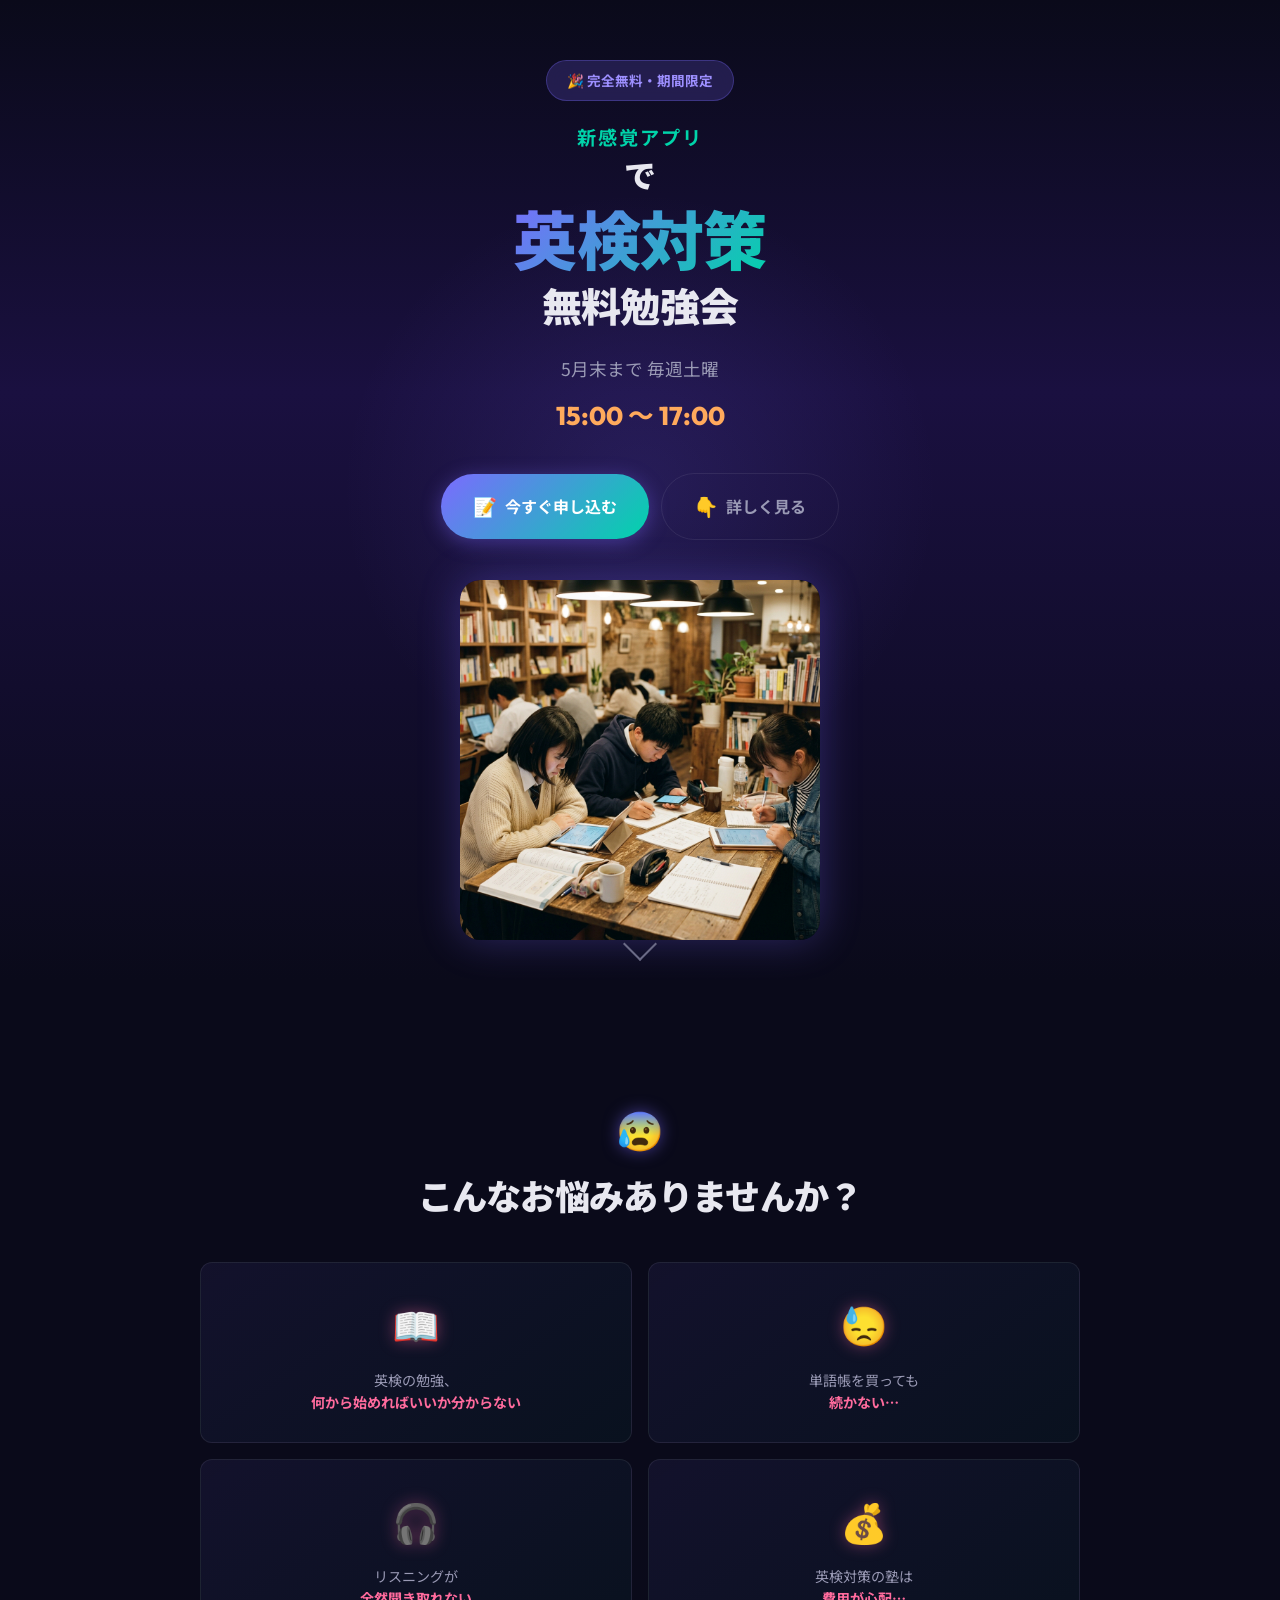
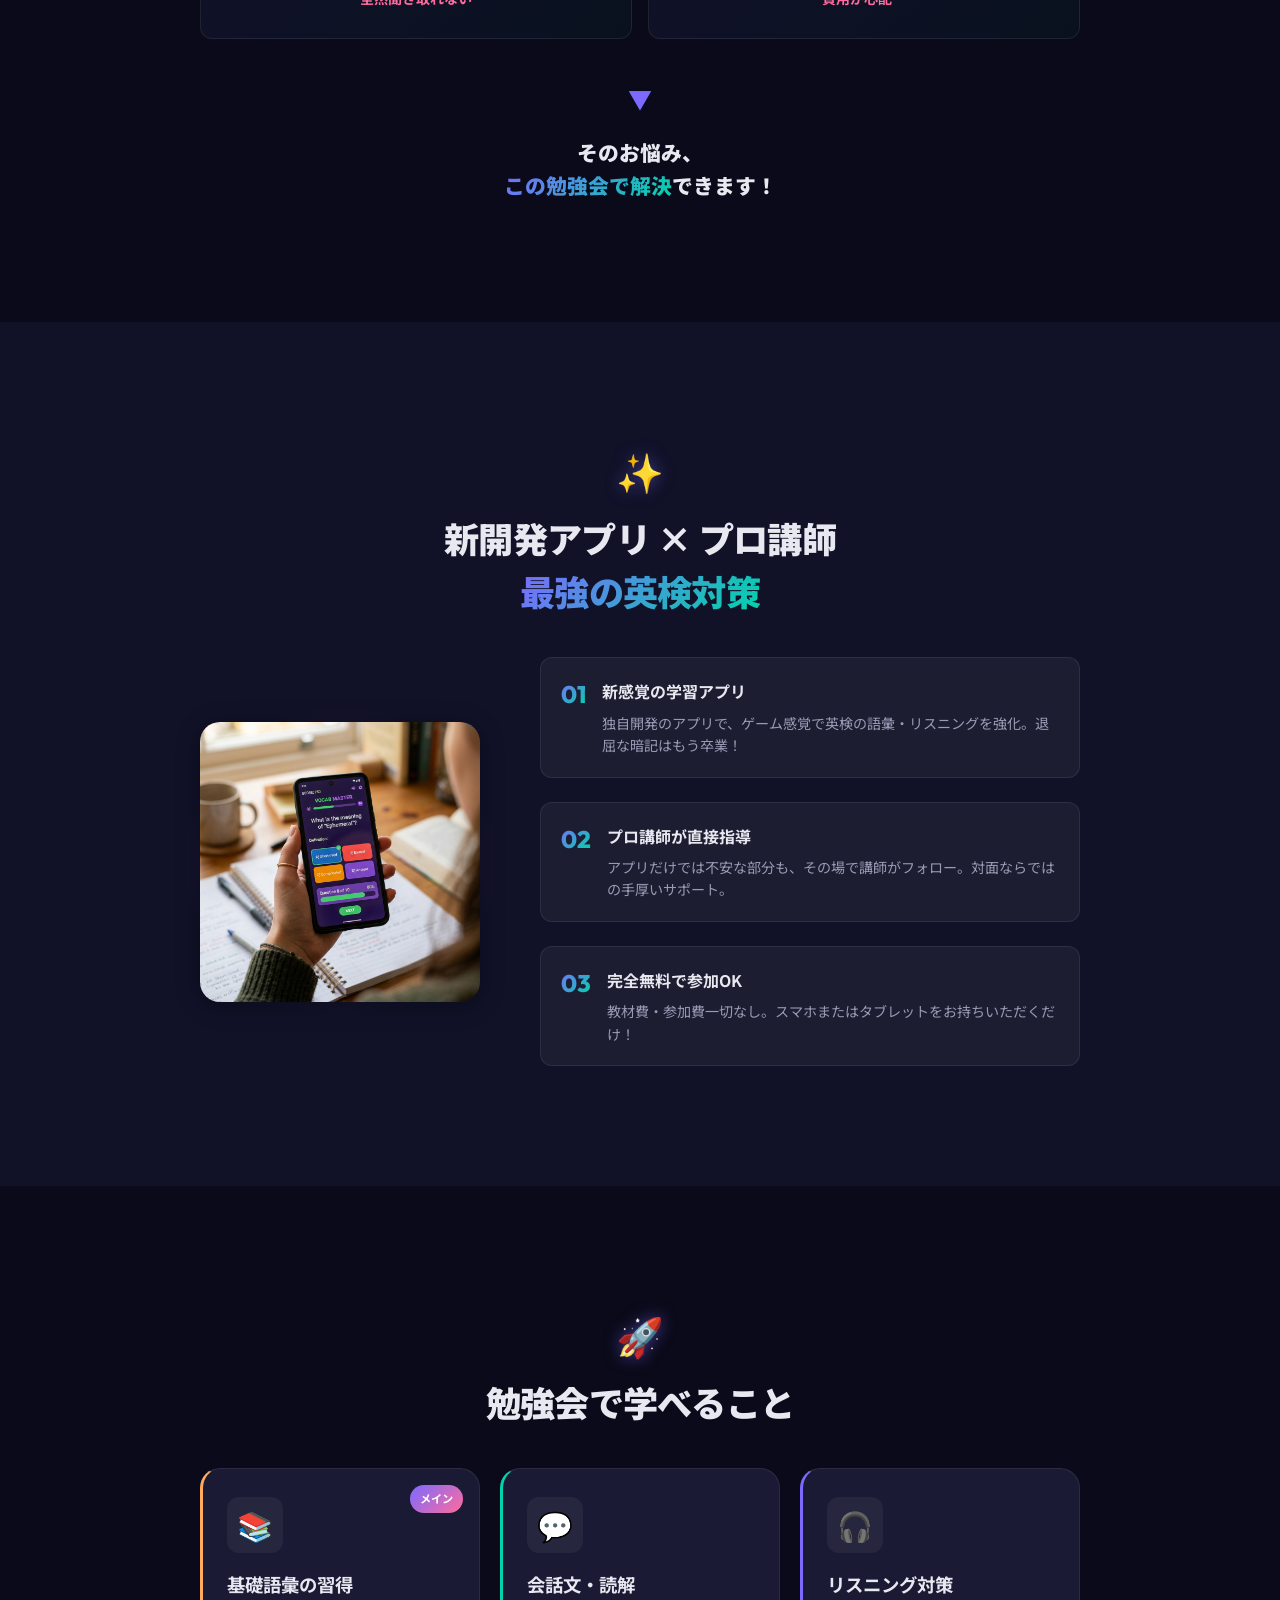
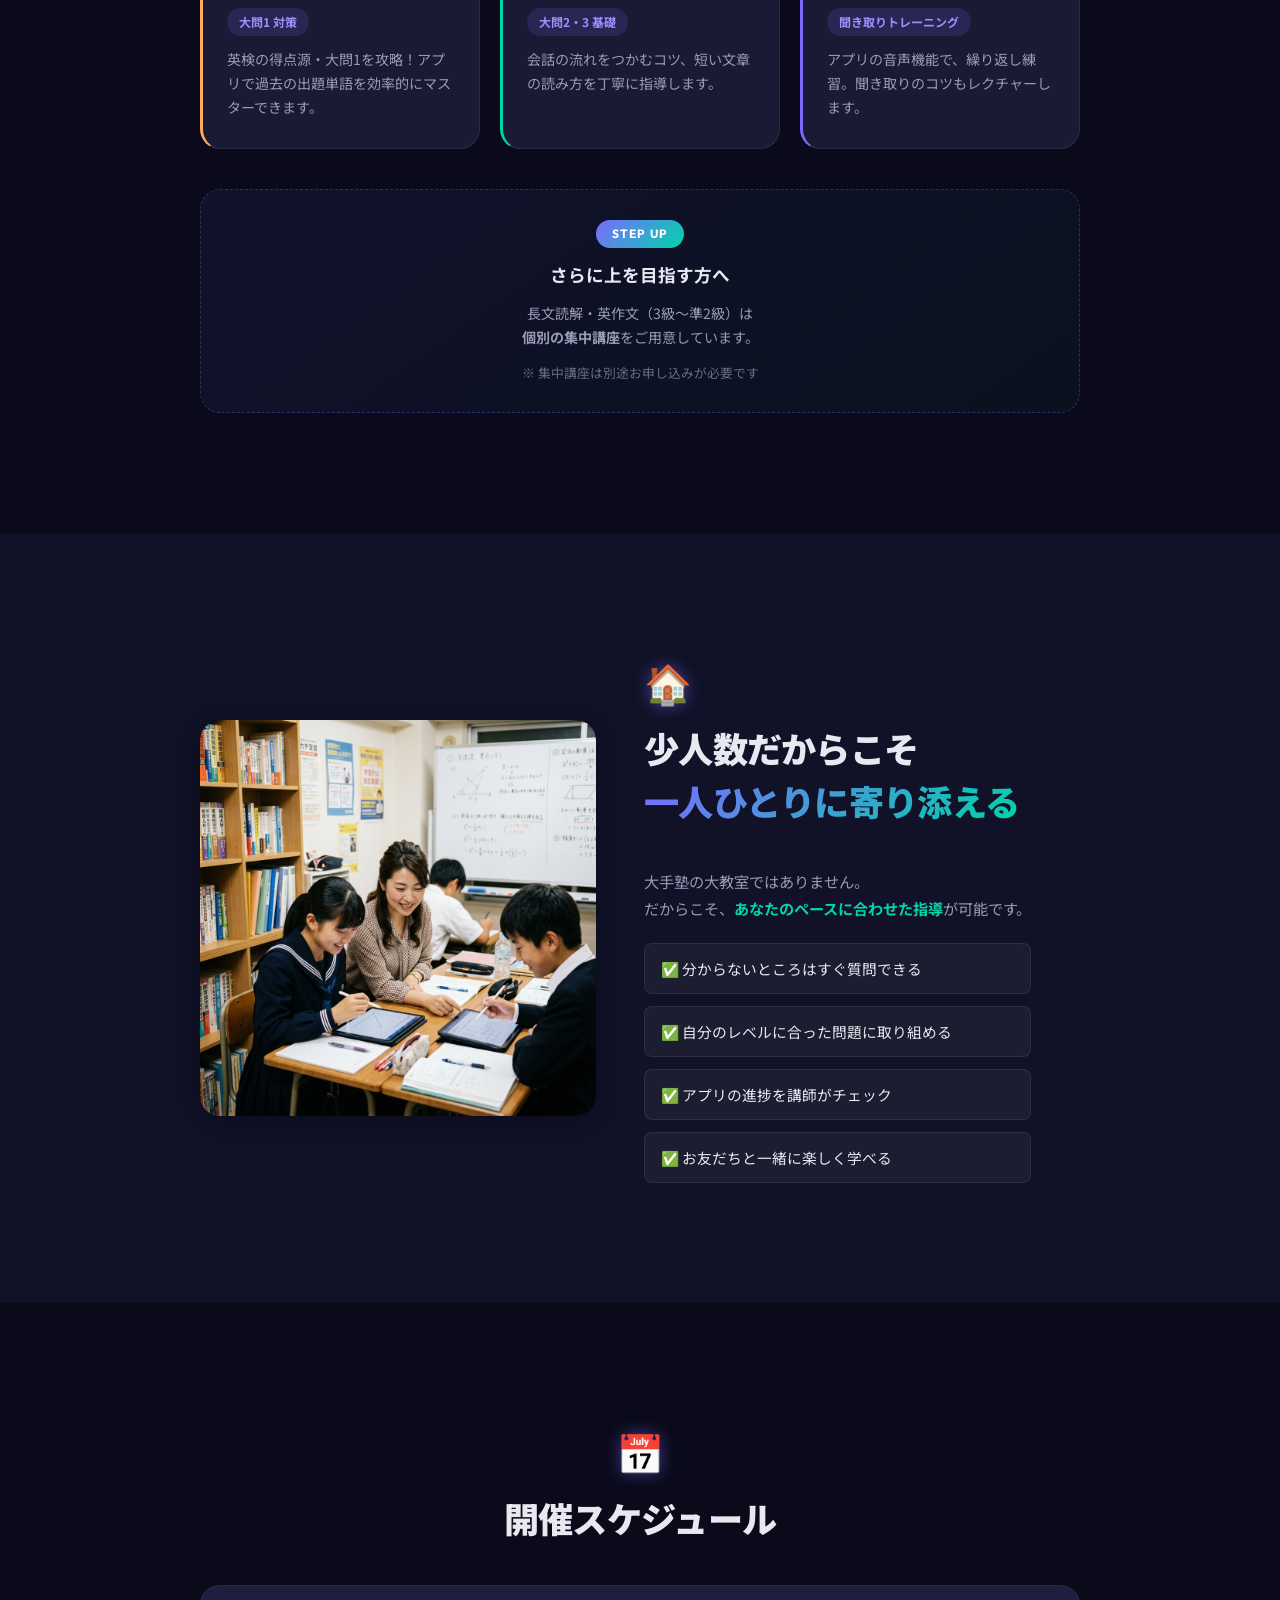
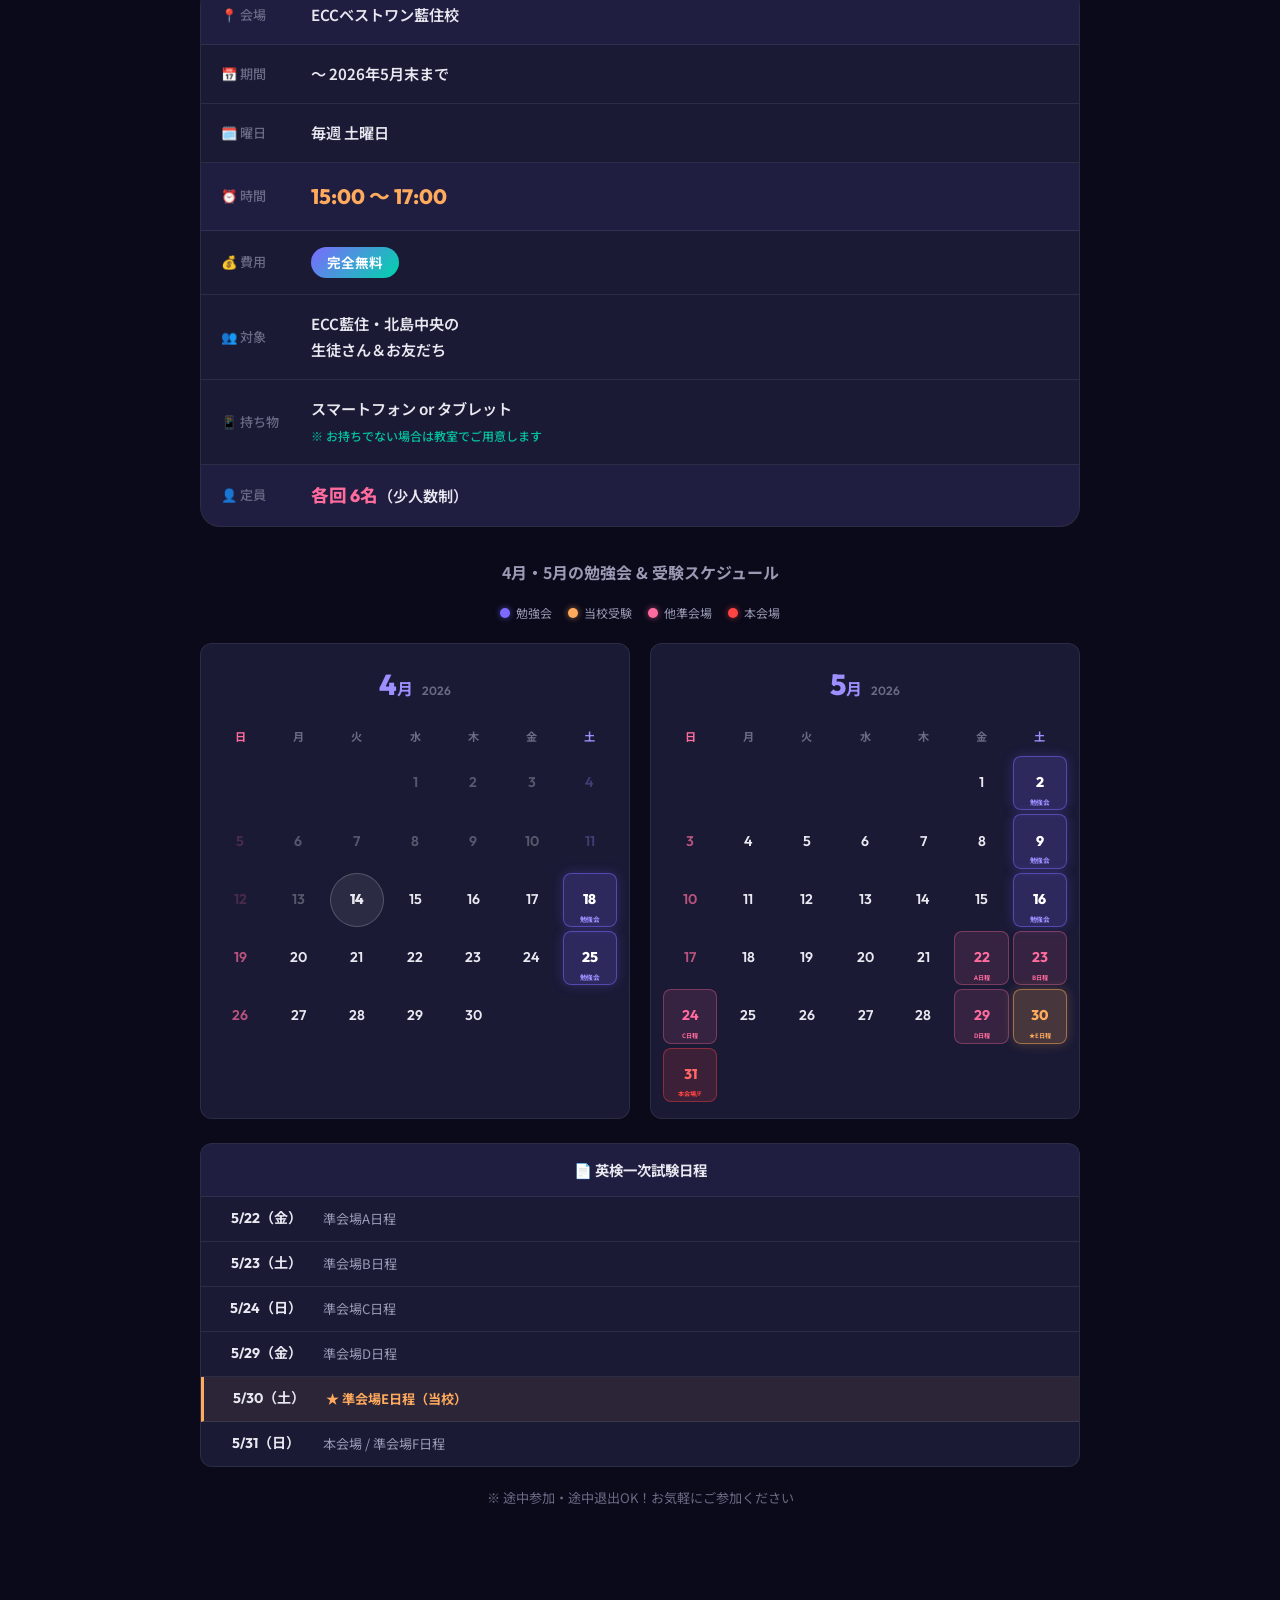
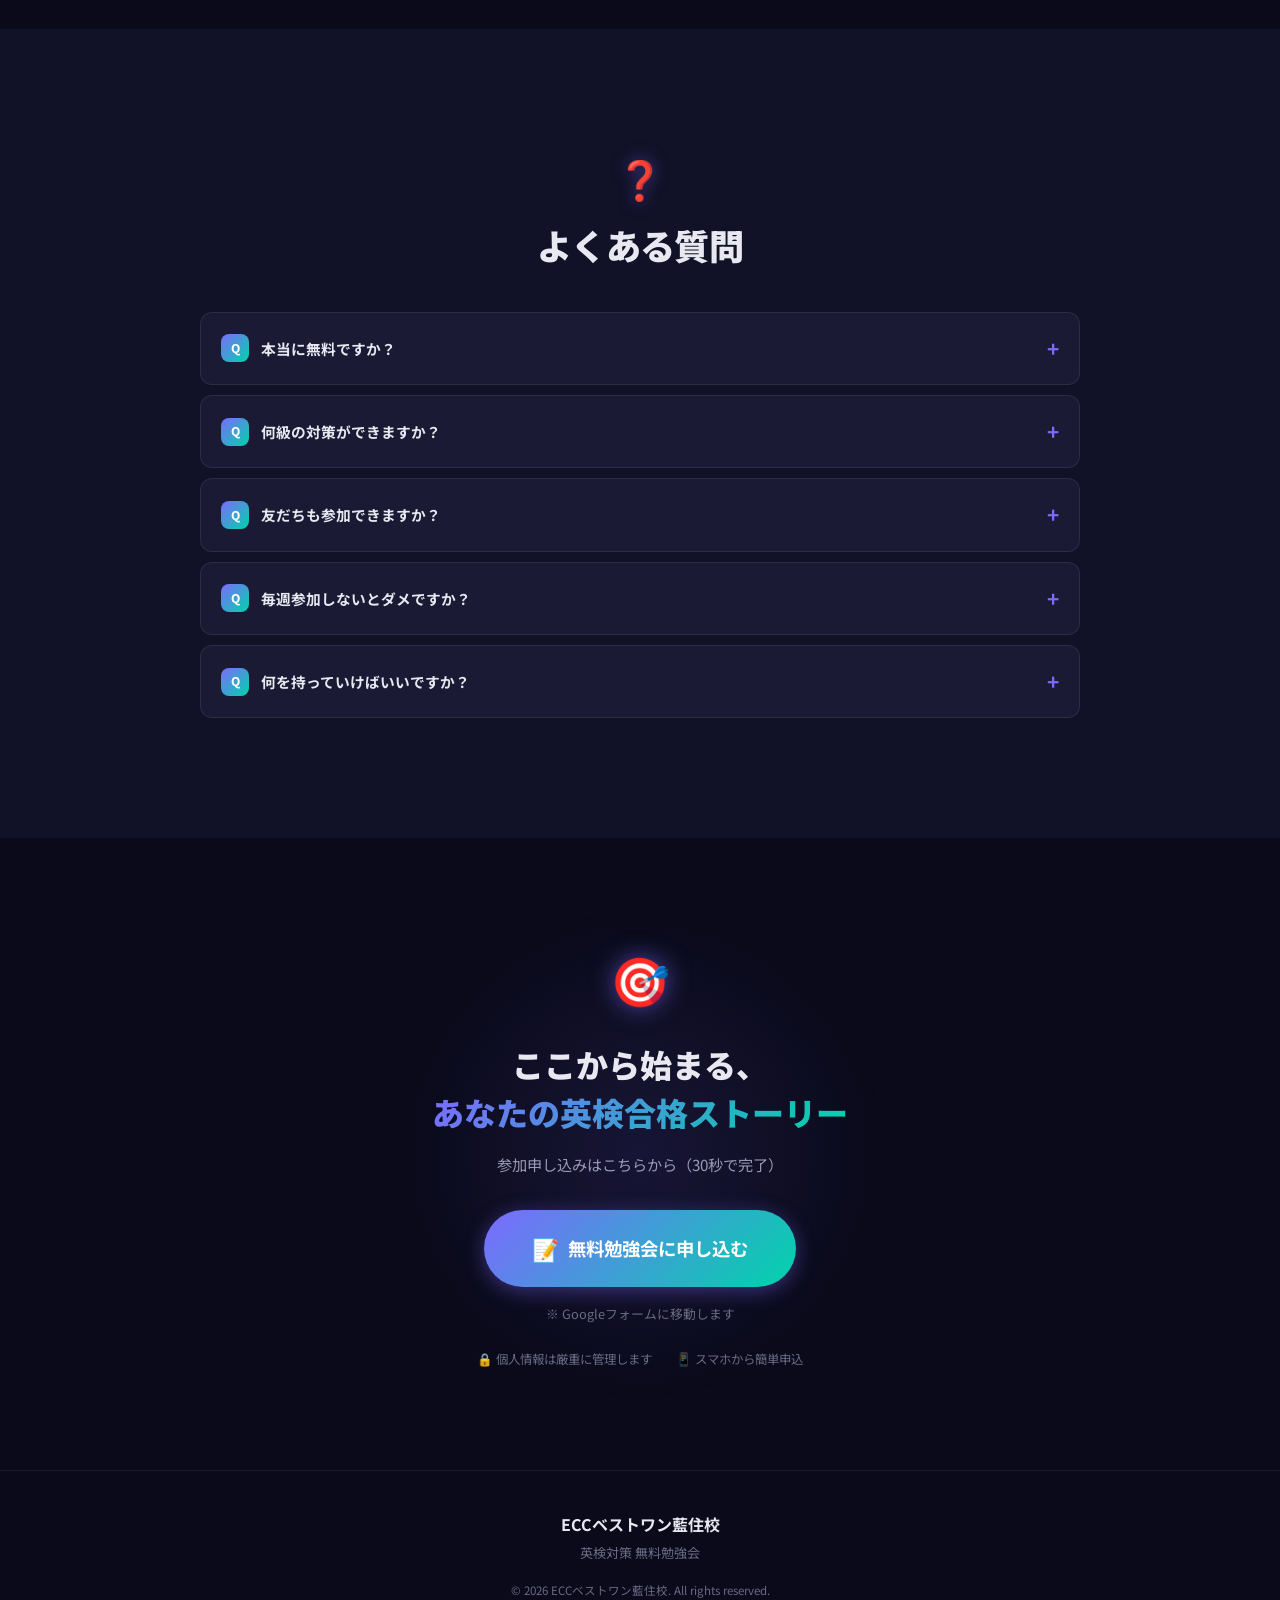
<file: index.html>
<!DOCTYPE html>
<html lang="ja">
<head>
    <meta charset="UTF-8">
    <meta name="viewport" content="width=device-width, initial-scale=1.0">
    <title>英検対策 無料勉強会｜ECCベストワン藍住校</title>
    <meta name="description" content="新感覚アプリで英検対策！5月末まで毎週土曜15:00〜17:00、完全無料の勉強会を開催。ECC藍住・北島中央の生徒さん＆お友だち対象。">
    <link rel="preconnect" href="https://fonts.googleapis.com">
    <link rel="preconnect" href="https://fonts.gstatic.com" crossorigin>
    <link href="https://fonts.googleapis.com/css2?family=Noto+Sans+JP:wght@400;500;700;900&family=Outfit:wght@400;600;700;800&display=swap" rel="stylesheet">
    <link rel="stylesheet" href="style.css">
</head>
<body>
    <!-- Floating particles background -->
    <div class="particles" id="particles"></div>

    <!-- ===== HERO SECTION ===== -->
    <header class="hero" id="hero">
        <div class="hero__badge animate-fade-in">🎉 完全無料・期間限定</div>
        <h1 class="hero__title animate-fade-in-up">
            <span class="hero__title-accent">新感覚アプリ</span>で<br>
            <span class="hero__title-main">英検対策</span><br>
            <span class="hero__title-sub">無料勉強会</span>
        </h1>
        <p class="hero__subtitle animate-fade-in-up delay-1">
            5月末まで 毎週土曜<br>
            <span class="hero__time">15:00 〜 17:00</span>
        </p>
        <div class="hero__cta animate-fade-in-up delay-2">
            <a href="https://forms.gle/tweDRe7bUER778xu6" target="_blank" rel="noopener" class="btn btn--primary btn--glow">
                <span class="btn__icon">📝</span>
                今すぐ申し込む
            </a>
            <a href="#about" class="btn btn--ghost">
                <span class="btn__icon">👇</span>
                詳しく見る
            </a>
        </div>
        <div class="hero__image animate-fade-in-up delay-3">
            <img src="images/hero.png" alt="英検対策勉強会のイメージ" loading="eager">
        </div>
        <div class="hero__scroll-hint">
            <div class="scroll-arrow"></div>
        </div>
    </header>

    <!-- ===== PAIN POINTS ===== -->
    <section class="pain" id="pain">
        <div class="container">
            <h2 class="section-title">
                <span class="section-title__emoji">😰</span>
                こんなお悩み<br class="sp-only">ありませんか？
            </h2>
            <div class="pain__grid">
                <div class="pain__card">
                    <div class="pain__icon">📖</div>
                    <p>英検の勉強、<br><strong>何から始めればいいか分からない</strong></p>
                </div>
                <div class="pain__card">
                    <div class="pain__icon">😓</div>
                    <p>単語帳を買っても<br><strong>続かない…</strong></p>
                </div>
                <div class="pain__card">
                    <div class="pain__icon">🎧</div>
                    <p>リスニングが<br><strong>全然聞き取れない</strong></p>
                </div>
                <div class="pain__card">
                    <div class="pain__icon">💰</div>
                    <p>英検対策の塾は<br><strong>費用が心配…</strong></p>
                </div>
            </div>
            <div class="pain__answer">
                <div class="pain__arrow">▼</div>
                <p class="pain__answer-text">
                    そのお悩み、<br>
                    <span class="gradient-text">この勉強会で解決</span>できます！
                </p>
            </div>
        </div>
    </section>

    <!-- ===== ABOUT ===== -->
    <section class="about" id="about">
        <div class="container">
            <h2 class="section-title">
                <span class="section-title__emoji">✨</span>
                新開発アプリ × プロ講師<br>
                <span class="section-title__accent">最強の英検対策</span>
            </h2>
            <div class="about__showcase">
                <div class="about__app-image">
                    <img src="images/app-mockup.png" alt="英検対策アプリの画面" loading="lazy">
                    <div class="about__app-glow"></div>
                </div>
                <div class="about__description">
                    <div class="about__point">
                        <div class="about__point-number">01</div>
                        <div>
                            <h3>新感覚の学習アプリ</h3>
                            <p>独自開発のアプリで、ゲーム感覚で英検の語彙・リスニングを強化。退屈な暗記はもう卒業！</p>
                        </div>
                    </div>
                    <div class="about__point">
                        <div class="about__point-number">02</div>
                        <div>
                            <h3>プロ講師が直接指導</h3>
                            <p>アプリだけでは不安な部分も、その場で講師がフォロー。対面ならではの手厚いサポート。</p>
                        </div>
                    </div>
                    <div class="about__point">
                        <div class="about__point-number">03</div>
                        <div>
                            <h3>完全無料で参加OK</h3>
                            <p>教材費・参加費一切なし。スマホまたはタブレットをお持ちいただくだけ！</p>
                        </div>
                    </div>
                </div>
            </div>
        </div>
    </section>

    <!-- ===== FEATURES ===== -->
    <section class="features" id="features">
        <div class="container">
            <h2 class="section-title">
                <span class="section-title__emoji">🚀</span>
                勉強会で学べること
            </h2>
            <div class="features__grid">
                <div class="feature-card feature-card--vocab">
                    <div class="feature-card__icon-wrap">
                        <div class="feature-card__icon">📚</div>
                    </div>
                    <h3 class="feature-card__title">基礎語彙の習得</h3>
                    <p class="feature-card__tag">大問1 対策</p>
                    <p class="feature-card__desc">英検の得点源・大問1を攻略！アプリで過去の出題単語を効率的にマスターできます。</p>
                    <div class="feature-card__badge">メイン</div>
                </div>
                <div class="feature-card feature-card--reading">
                    <div class="feature-card__icon-wrap">
                        <div class="feature-card__icon">💬</div>
                    </div>
                    <h3 class="feature-card__title">会話文・読解</h3>
                    <p class="feature-card__tag">大問2・3 基礎</p>
                    <p class="feature-card__desc">会話の流れをつかむコツ、短い文章の読み方を丁寧に指導します。</p>
                </div>
                <div class="feature-card feature-card--listening">
                    <div class="feature-card__icon-wrap">
                        <div class="feature-card__icon">🎧</div>
                    </div>
                    <h3 class="feature-card__title">リスニング対策</h3>
                    <p class="feature-card__tag">聞き取りトレーニング</p>
                    <p class="feature-card__desc">アプリの音声機能で、繰り返し練習。聞き取りのコツもレクチャーします。</p>
                </div>
            </div>

            <!-- 集中講座 -->
            <div class="features__advanced">
                <div class="features__advanced-inner">
                    <div class="features__advanced-badge">STEP UP</div>
                    <h3>さらに上を目指す方へ</h3>
                    <p>長文読解・英作文（3級〜準2級）は<br>
                    <strong>個別の集中講座</strong>をご用意しています。</p>
                    <p class="features__advanced-note">※ 集中講座は別途お申し込みが必要です</p>
                </div>
            </div>
        </div>
    </section>

    <!-- ===== CLASSROOM ===== -->
    <section class="classroom" id="classroom">
        <div class="container">
            <div class="classroom__inner">
                <div class="classroom__image">
                    <img src="images/classroom.png" alt="教室のイメージ" loading="lazy">
                </div>
                <div class="classroom__content">
                    <h2 class="section-title section-title--left">
                        <span class="section-title__emoji">🏠</span>
                        少人数だからこそ<br>
                        <span class="section-title__accent">一人ひとりに寄り添える</span>
                    </h2>
                    <p class="classroom__text">
                        大手塾の大教室ではありません。<br>
                        だからこそ、<strong>あなたのペースに合わせた指導</strong>が可能です。
                    </p>
                    <ul class="classroom__list">
                        <li>✅ 分からないところはすぐ質問できる</li>
                        <li>✅ 自分のレベルに合った問題に取り組める</li>
                        <li>✅ アプリの進捗を講師がチェック</li>
                        <li>✅ お友だちと一緒に楽しく学べる</li>
                    </ul>
                </div>
            </div>
        </div>
    </section>

    <!-- ===== SCHEDULE ===== -->
    <section class="schedule" id="schedule">
        <div class="container">
            <h2 class="section-title">
                <span class="section-title__emoji">📅</span>
                開催スケジュール
            </h2>
            <div class="schedule__card">
                <div class="schedule__row schedule__row--highlight">
                    <div class="schedule__label">📍 会場</div>
                    <div class="schedule__value">ECCベストワン藍住校</div>
                </div>
                <div class="schedule__row">
                    <div class="schedule__label">📅 期間</div>
                    <div class="schedule__value">〜 2026年5月末まで</div>
                </div>
                <div class="schedule__row">
                    <div class="schedule__label">🗓️ 曜日</div>
                    <div class="schedule__value">毎週 土曜日</div>
                </div>
                <div class="schedule__row schedule__row--highlight">
                    <div class="schedule__label">⏰ 時間</div>
                    <div class="schedule__value schedule__value--big">15:00 〜 17:00</div>
                </div>
                <div class="schedule__row">
                    <div class="schedule__label">💰 費用</div>
                    <div class="schedule__value">
                        <span class="schedule__free">完全無料</span>
                    </div>
                </div>
                <div class="schedule__row">
                    <div class="schedule__label">👥 対象</div>
                    <div class="schedule__value">ECC藍住・北島中央の<br>生徒さん＆お友だち</div>
                </div>
                <div class="schedule__row">
                    <div class="schedule__label">📱 持ち物</div>
                    <div class="schedule__value">スマートフォン or タブレット<br><span class="schedule__note-inline">※ お持ちでない場合は教室でご用意します</span></div>
                </div>
                <div class="schedule__row schedule__row--highlight">
                    <div class="schedule__label">👤 定員</div>
                    <div class="schedule__value"><span class="schedule__capacity">各回 6名</span>（少人数制）</div>
                </div>
            </div>

            <!-- Calendar visual - Full calendar -->
            <div class="schedule__calendar">
                <h3 class="schedule__calendar-title">4月・5月の勉強会 & 受験スケジュール</h3>

                <!-- Legend -->
                <div class="cal-legend">
                    <span class="cal-legend__item"><span class="cal-legend__dot cal-legend__dot--session"></span>勉強会</span>
                    <span class="cal-legend__item"><span class="cal-legend__dot cal-legend__dot--exam-venue"></span>当校受験</span>
                    <span class="cal-legend__item"><span class="cal-legend__dot cal-legend__dot--exam-other"></span>他準会場</span>
                    <span class="cal-legend__item"><span class="cal-legend__dot cal-legend__dot--exam-main"></span>本会場</span>
                </div>

                <div class="schedule__months">
                    <!-- ===== APRIL 2026 ===== (Starts on Wednesday) -->
                    <div class="schedule__month">
                        <div class="schedule__month-name">4<span class="schedule__month-sub">月</span> <span class="schedule__month-year">2026</span></div>
                        <div class="cal-grid">
                            <div class="cal-head cal-head--sun">日</div>
                            <div class="cal-head">月</div>
                            <div class="cal-head">火</div>
                            <div class="cal-head">水</div>
                            <div class="cal-head">木</div>
                            <div class="cal-head">金</div>
                            <div class="cal-head cal-head--sat">土</div>
                            <!-- Row 1: starts Wed -->
                            <div class="cal-day cal-day--empty"></div>
                            <div class="cal-day cal-day--empty"></div>
                            <div class="cal-day cal-day--empty"></div>
                            <div class="cal-day cal-day--past">1</div>
                            <div class="cal-day cal-day--past">2</div>
                            <div class="cal-day cal-day--past">3</div>
                            <div class="cal-day cal-day--sat cal-day--past">4</div>
                            <!-- Row 2 -->
                            <div class="cal-day cal-day--sun cal-day--past">5</div>
                            <div class="cal-day cal-day--past">6</div>
                            <div class="cal-day cal-day--past">7</div>
                            <div class="cal-day cal-day--past">8</div>
                            <div class="cal-day cal-day--past">9</div>
                            <div class="cal-day cal-day--past">10</div>
                            <div class="cal-day cal-day--sat cal-day--past">11</div>
                            <!-- Row 3 -->
                            <div class="cal-day cal-day--sun cal-day--past">12</div>
                            <div class="cal-day cal-day--past">13</div>
                            <div class="cal-day cal-day--today">14</div>
                            <div class="cal-day">15</div>
                            <div class="cal-day">16</div>
                            <div class="cal-day">17</div>
                            <div class="cal-day cal-day--sat cal-day--session">18
                                <span class="cal-label">勉強会</span>
                            </div>
                            <!-- Row 4 -->
                            <div class="cal-day cal-day--sun">19</div>
                            <div class="cal-day">20</div>
                            <div class="cal-day">21</div>
                            <div class="cal-day">22</div>
                            <div class="cal-day">23</div>
                            <div class="cal-day">24</div>
                            <div class="cal-day cal-day--sat cal-day--session">25
                                <span class="cal-label">勉強会</span>
                            </div>
                            <!-- Row 5 -->
                            <div class="cal-day cal-day--sun">26</div>
                            <div class="cal-day">27</div>
                            <div class="cal-day">28</div>
                            <div class="cal-day">29</div>
                            <div class="cal-day">30</div>
                            <div class="cal-day cal-day--empty"></div>
                            <div class="cal-day cal-day--empty"></div>
                        </div>
                    </div>

                    <!-- ===== MAY 2026 ===== (Starts on Friday) -->
                    <div class="schedule__month">
                        <div class="schedule__month-name">5<span class="schedule__month-sub">月</span> <span class="schedule__month-year">2026</span></div>
                        <div class="cal-grid">
                            <div class="cal-head cal-head--sun">日</div>
                            <div class="cal-head">月</div>
                            <div class="cal-head">火</div>
                            <div class="cal-head">水</div>
                            <div class="cal-head">木</div>
                            <div class="cal-head">金</div>
                            <div class="cal-head cal-head--sat">土</div>
                            <!-- Row 1: starts Fri -->
                            <div class="cal-day cal-day--empty"></div>
                            <div class="cal-day cal-day--empty"></div>
                            <div class="cal-day cal-day--empty"></div>
                            <div class="cal-day cal-day--empty"></div>
                            <div class="cal-day cal-day--empty"></div>
                            <div class="cal-day">1</div>
                            <div class="cal-day cal-day--sat cal-day--session">2
                                <span class="cal-label">勉強会</span>
                            </div>
                            <!-- Row 2 -->
                            <div class="cal-day cal-day--sun">3</div>
                            <div class="cal-day">4</div>
                            <div class="cal-day">5</div>
                            <div class="cal-day">6</div>
                            <div class="cal-day">7</div>
                            <div class="cal-day">8</div>
                            <div class="cal-day cal-day--sat cal-day--session">9
                                <span class="cal-label">勉強会</span>
                            </div>
                            <!-- Row 3 -->
                            <div class="cal-day cal-day--sun">10</div>
                            <div class="cal-day">11</div>
                            <div class="cal-day">12</div>
                            <div class="cal-day">13</div>
                            <div class="cal-day">14</div>
                            <div class="cal-day">15</div>
                            <div class="cal-day cal-day--sat cal-day--session">16
                                <span class="cal-label">勉強会</span>
                            </div>
                            <!-- Row 4: 5/17-23 -->
                            <div class="cal-day cal-day--sun">17</div>
                            <div class="cal-day">18</div>
                            <div class="cal-day">19</div>
                            <div class="cal-day">20</div>
                            <div class="cal-day">21</div>
                            <div class="cal-day cal-day--exam-other">22
                                <span class="cal-label cal-label--exam-other">A日程</span>
                            </div>
                            <div class="cal-day cal-day--sat cal-day--exam-other">23
                                <span class="cal-label cal-label--exam-other">B日程</span>
                            </div>
                            <!-- Row 5: 5/24-30 EXAM WEEK -->
                            <div class="cal-day cal-day--sun cal-day--exam-other">24
                                <span class="cal-label cal-label--exam-other">C日程</span>
                            </div>
                            <div class="cal-day">25</div>
                            <div class="cal-day">26</div>
                            <div class="cal-day">27</div>
                            <div class="cal-day">28</div>
                            <div class="cal-day cal-day--exam-other">29
                                <span class="cal-label cal-label--exam-other">D日程</span>
                            </div>
                            <div class="cal-day cal-day--sat cal-day--exam-venue">30
                                <span class="cal-label cal-label--exam">★ E日程</span>
                            </div>
                            <!-- Row 6: 5/31 -->
                            <div class="cal-day cal-day--sun cal-day--exam-main">31
                                <span class="cal-label cal-label--exam-main">本会場/F</span>
                            </div>
                            <div class="cal-day cal-day--empty"></div>
                            <div class="cal-day cal-day--empty"></div>
                            <div class="cal-day cal-day--empty"></div>
                            <div class="cal-day cal-day--empty"></div>
                            <div class="cal-day cal-day--empty"></div>
                            <div class="cal-day cal-day--empty"></div>
                        </div>
                    </div>
                </div>

                <!-- Exam schedule table -->
                <div class="exam-table">
                    <div class="exam-table__title">📄 英検一次試験日程</div>
                    <div class="exam-table__row">
                        <span class="exam-table__date">5/22（金）</span>
                        <span class="exam-table__label">準会場A日程</span>
                    </div>
                    <div class="exam-table__row">
                        <span class="exam-table__date">5/23（土）</span>
                        <span class="exam-table__label">準会場B日程</span>
                    </div>
                    <div class="exam-table__row">
                        <span class="exam-table__date">5/24（日）</span>
                        <span class="exam-table__label">準会場C日程</span>
                    </div>
                    <div class="exam-table__row">
                        <span class="exam-table__date">5/29（金）</span>
                        <span class="exam-table__label">準会場D日程</span>
                    </div>
                    <div class="exam-table__row exam-table__row--highlight">
                        <span class="exam-table__date">5/30（土）</span>
                        <span class="exam-table__label exam-table__label--venue">★ 準会場E日程（当校）</span>
                    </div>
                    <div class="exam-table__row">
                        <span class="exam-table__date">5/31（日）</span>
                        <span class="exam-table__label">本会場 / 準会場F日程</span>
                    </div>
                </div>

                <p class="schedule__note">※ 途中参加・途中退出OK！お気軽にご参加ください</p>
            </div>
        </div>
    </section>

    <!-- ===== FAQ ===== -->
    <section class="faq" id="faq">
        <div class="container">
            <h2 class="section-title">
                <span class="section-title__emoji">❓</span>
                よくある質問
            </h2>
            <div class="faq__list">
                <details class="faq__item">
                    <summary class="faq__question">
                        <span class="faq__q">Q</span>
                        本当に無料ですか？
                    </summary>
                    <div class="faq__answer">
                        <span class="faq__a">A</span>
                        はい、完全無料です。教材費・参加費は一切かかりません。アプリも無料でご利用いただけます。
                    </div>
                </details>
                <details class="faq__item">
                    <summary class="faq__question">
                        <span class="faq__q">Q</span>
                        何級の対策ができますか？
                    </summary>
                    <div class="faq__answer">
                        <span class="faq__a">A</span>
                        5級〜準2級の大問1（語彙問題）、会話文読解、リスニングを中心に対策します。長文読解・英作文（3級〜準2級）は別途集中講座をご用意しています。
                    </div>
                </details>
                <details class="faq__item">
                    <summary class="faq__question">
                        <span class="faq__q">Q</span>
                        友だちも参加できますか？
                    </summary>
                    <div class="faq__answer">
                        <span class="faq__a">A</span>
                        もちろんです！ECC藍住・北島中央の生徒さんのお友だちであれば、塾生でなくても参加OKです。お誘い合わせの上、ぜひお越しください。
                    </div>
                </details>
                <details class="faq__item">
                    <summary class="faq__question">
                        <span class="faq__q">Q</span>
                        毎週参加しないとダメですか？
                    </summary>
                    <div class="faq__answer">
                        <span class="faq__a">A</span>
                        いいえ、出られる日だけの参加でOKです。途中参加・途中退出も自由です。
                    </div>
                </details>
                <details class="faq__item">
                    <summary class="faq__question">
                        <span class="faq__q">Q</span>
                        何を持っていけばいいですか？
                    </summary>
                    <div class="faq__answer">
                        <span class="faq__a">A</span>
                        スマートフォンまたはタブレットをお持ちください。筆記用具もあると便利です。
                    </div>
                </details>
            </div>
        </div>
    </section>

    <!-- ===== CTA (APPLY) ===== -->
    <section class="cta" id="apply">
        <div class="container">
            <div class="cta__inner">
                <div class="cta__emoji">🎯</div>
                <h2 class="cta__title">
                    ここから始まる、<br>
                    <span class="gradient-text">あなたの英検合格ストーリー</span>
                </h2>
                <p class="cta__subtitle">参加申し込みはこちらから（30秒で完了）</p>
                <a href="https://forms.gle/tweDRe7bUER778xu6" target="_blank" rel="noopener" class="btn btn--primary btn--large btn--glow" id="apply-btn">
                    <span class="btn__icon">📝</span>
                    無料勉強会に申し込む
                </a>
                <p class="cta__note">※ Googleフォームに移動します</p>
                <div class="cta__trust">
                    <span>🔒 個人情報は厳重に管理します</span>
                    <span>📱 スマホから簡単申込</span>
                </div>
            </div>
        </div>
    </section>

    <!-- ===== FOOTER ===== -->
    <footer class="footer">
        <div class="container">
            <div class="footer__brand">ECCベストワン藍住校</div>
            <p class="footer__text">英検対策 無料勉強会</p>
            <p class="footer__copy">&copy; 2026 ECCベストワン藍住校. All rights reserved.</p>
        </div>
    </footer>

    <script src="script.js"></script>
</body>
</html>
</file>
<file: style.css>
/* ===== DESIGN TOKENS ===== */
:root {
    /* Colors */
    --color-bg: #0a0a1a;
    --color-bg-alt: #111128;
    --color-bg-card: #1a1a35;
    --color-bg-card-hover: #222250;
    --color-surface: rgba(255, 255, 255, 0.05);
    --color-surface-hover: rgba(255, 255, 255, 0.08);
    --color-border: rgba(255, 255, 255, 0.08);

    --color-primary: #7c6aff;
    --color-primary-light: #9d8fff;
    --color-primary-dark: #5a48cc;
    --color-secondary: #00d4aa;
    --color-secondary-light: #33e6c2;
    --color-accent: #ff6b9d;
    --color-accent-warm: #ffaa5c;

    --color-text: #e8e8f0;
    --color-text-muted: #9a9ab5;
    --color-text-dim: #6a6a85;

    /* Gradients */
    --gradient-primary: linear-gradient(135deg, #7c6aff, #00d4aa);
    --gradient-hero: linear-gradient(180deg, #0a0a1a 0%, #1a1040 40%, #0a0a1a 100%);
    --gradient-card: linear-gradient(145deg, rgba(124, 106, 255, 0.08), rgba(0, 212, 170, 0.04));
    --gradient-glow: linear-gradient(135deg, #7c6aff, #ff6b9d);

    /* Typography */
    --font-primary: 'Noto Sans JP', sans-serif;
    --font-display: 'Outfit', 'Noto Sans JP', sans-serif;

    /* Spacing */
    --section-padding: 80px 0;
    --container-padding: 0 20px;

    /* Radius */
    --radius-sm: 8px;
    --radius-md: 12px;
    --radius-lg: 20px;
    --radius-xl: 28px;
    --radius-full: 9999px;

    /* Shadows */
    --shadow-card: 0 4px 24px rgba(0, 0, 0, 0.3);
    --shadow-glow: 0 0 40px rgba(124, 106, 255, 0.3);
    --shadow-glow-strong: 0 0 60px rgba(124, 106, 255, 0.5);
}

/* ===== RESET & BASE ===== */
*, *::before, *::after {
    box-sizing: border-box;
    margin: 0;
    padding: 0;
}

html {
    scroll-behavior: smooth;
    -webkit-text-size-adjust: 100%;
}

body {
    font-family: var(--font-primary);
    background: var(--color-bg);
    color: var(--color-text);
    line-height: 1.7;
    overflow-x: hidden;
    -webkit-font-smoothing: antialiased;
    -moz-osx-font-smoothing: grayscale;
}

img {
    max-width: 100%;
    height: auto;
    display: block;
}

a {
    text-decoration: none;
    color: inherit;
}

.container {
    max-width: 800px;
    margin: 0 auto;
    padding: var(--container-padding);
}

.sp-only {
    display: inline;
}

/* ===== PARTICLES ===== */
.particles {
    position: fixed;
    top: 0;
    left: 0;
    width: 100%;
    height: 100%;
    pointer-events: none;
    z-index: 0;
    overflow: hidden;
}

.particle {
    position: absolute;
    border-radius: 50%;
    opacity: 0.15;
    animation: float-particle linear infinite;
}

@keyframes float-particle {
    0% {
        transform: translateY(100vh) rotate(0deg);
        opacity: 0;
    }
    10% {
        opacity: 0.15;
    }
    90% {
        opacity: 0.15;
    }
    100% {
        transform: translateY(-10vh) rotate(360deg);
        opacity: 0;
    }
}

/* ===== ANIMATIONS ===== */
.animate-fade-in {
    animation: fadeIn 0.8s ease-out forwards;
}

.animate-fade-in-up {
    opacity: 0;
    animation: fadeInUp 0.8s ease-out forwards;
}

.delay-1 { animation-delay: 0.2s; }
.delay-2 { animation-delay: 0.4s; }
.delay-3 { animation-delay: 0.6s; }

@keyframes fadeIn {
    from { opacity: 0; }
    to { opacity: 1; }
}

@keyframes fadeInUp {
    from {
        opacity: 0;
        transform: translateY(30px);
    }
    to {
        opacity: 1;
        transform: translateY(0);
    }
}

/* Scroll-triggered animations */
.reveal {
    opacity: 0;
    transform: translateY(40px);
    transition: opacity 0.7s ease, transform 0.7s ease;
}

.reveal.visible {
    opacity: 1;
    transform: translateY(0);
}

/* ===== GRADIENT TEXT ===== */
.gradient-text {
    background: var(--gradient-primary);
    -webkit-background-clip: text;
    -webkit-text-fill-color: transparent;
    background-clip: text;
}

/* ===== SECTION TITLE ===== */
.section-title {
    font-family: var(--font-primary);
    font-size: 1.6rem;
    font-weight: 900;
    text-align: center;
    line-height: 1.5;
    margin-bottom: 40px;
    letter-spacing: -0.02em;
}

.section-title--left {
    text-align: left;
}

.section-title__emoji {
    display: block;
    font-size: 2.4rem;
    margin-bottom: 12px;
    filter: drop-shadow(0 0 8px rgba(124, 106, 255, 0.5));
}

.section-title__accent {
    background: var(--gradient-primary);
    -webkit-background-clip: text;
    -webkit-text-fill-color: transparent;
    background-clip: text;
}

/* ===== BUTTONS ===== */
.btn {
    display: inline-flex;
    align-items: center;
    justify-content: center;
    gap: 8px;
    padding: 16px 32px;
    border-radius: var(--radius-full);
    font-family: var(--font-primary);
    font-weight: 700;
    font-size: 1rem;
    cursor: pointer;
    transition: all 0.3s ease;
    border: none;
    position: relative;
    overflow: hidden;
}

.btn--primary {
    background: var(--gradient-primary);
    color: #fff;
    box-shadow: 0 4px 20px rgba(124, 106, 255, 0.4);
}

.btn--primary:hover {
    transform: translateY(-2px);
    box-shadow: var(--shadow-glow-strong);
}

.btn--primary:active {
    transform: translateY(0);
}

.btn--ghost {
    background: transparent;
    color: var(--color-text-muted);
    border: 1px solid var(--color-border);
}

.btn--ghost:hover {
    background: var(--color-surface-hover);
    color: var(--color-text);
    border-color: rgba(255, 255, 255, 0.2);
}

.btn--large {
    padding: 20px 48px;
    font-size: 1.15rem;
}

.btn--glow::before {
    content: '';
    position: absolute;
    top: -2px;
    left: -2px;
    right: -2px;
    bottom: -2px;
    background: var(--gradient-glow);
    border-radius: var(--radius-full);
    z-index: -1;
    opacity: 0;
    transition: opacity 0.3s ease;
    filter: blur(12px);
}

.btn--glow:hover::before {
    opacity: 1;
}

.btn__icon {
    font-size: 1.2em;
}

/* ===== HERO ===== */
.hero {
    position: relative;
    min-height: 100vh;
    display: flex;
    flex-direction: column;
    align-items: center;
    justify-content: center;
    text-align: center;
    padding: 60px 20px 40px;
    background: var(--gradient-hero);
    z-index: 1;
    overflow: hidden;
}

.hero::before {
    content: '';
    position: absolute;
    top: 50%;
    left: 50%;
    transform: translate(-50%, -50%);
    width: 600px;
    height: 600px;
    background: radial-gradient(circle, rgba(124, 106, 255, 0.15), transparent 70%);
    z-index: -1;
}

.hero__badge {
    display: inline-block;
    background: rgba(124, 106, 255, 0.2);
    border: 1px solid rgba(124, 106, 255, 0.3);
    color: var(--color-primary-light);
    padding: 8px 20px;
    border-radius: var(--radius-full);
    font-size: 0.85rem;
    font-weight: 700;
    margin-bottom: 24px;
    backdrop-filter: blur(10px);
}

.hero__title {
    font-family: var(--font-primary);
    font-weight: 900;
    line-height: 1.3;
    margin-bottom: 20px;
    letter-spacing: -0.02em;
}

.hero__title-accent {
    font-size: 1rem;
    display: block;
    color: var(--color-secondary);
    font-weight: 700;
    letter-spacing: 0.1em;
    margin-bottom: 4px;
}

.hero__title-main {
    font-size: 3rem;
    background: var(--gradient-primary);
    -webkit-background-clip: text;
    -webkit-text-fill-color: transparent;
    background-clip: text;
}

.hero__title-sub {
    font-size: 2rem;
    color: var(--color-text);
}

.hero__subtitle {
    font-size: 1.1rem;
    color: var(--color-text-muted);
    margin-bottom: 32px;
    line-height: 2;
}

.hero__time {
    font-family: var(--font-display);
    font-size: 1.6rem;
    font-weight: 800;
    color: var(--color-accent-warm);
    display: block;
    margin-top: 4px;
}

.hero__cta {
    display: flex;
    flex-direction: column;
    gap: 12px;
    align-items: center;
    margin-bottom: 40px;
}

.hero__image {
    max-width: 360px;
    margin: 0 auto;
    border-radius: var(--radius-lg);
    overflow: hidden;
    box-shadow: var(--shadow-glow);
}

.hero__image img {
    border-radius: var(--radius-lg);
}

.hero__scroll-hint {
    position: absolute;
    bottom: 24px;
    left: 50%;
    transform: translateX(-50%);
}

.scroll-arrow {
    width: 24px;
    height: 24px;
    border-right: 2px solid var(--color-text-dim);
    border-bottom: 2px solid var(--color-text-dim);
    transform: rotate(45deg);
    animation: bounce 2s ease-in-out infinite;
}

@keyframes bounce {
    0%, 100% { transform: rotate(45deg) translateY(0); opacity: 0.3; }
    50% { transform: rotate(45deg) translateY(8px); opacity: 0.8; }
}

/* ===== PAIN POINTS ===== */
.pain {
    padding: var(--section-padding);
    position: relative;
    z-index: 1;
}

.pain__grid {
    display: grid;
    grid-template-columns: 1fr 1fr;
    gap: 12px;
    margin-bottom: 40px;
}

.pain__card {
    background: var(--gradient-card);
    border: 1px solid var(--color-border);
    border-radius: var(--radius-md);
    padding: 24px 16px;
    text-align: center;
    transition: transform 0.3s ease, border-color 0.3s ease;
}

.pain__card:hover {
    transform: translateY(-4px);
    border-color: rgba(255, 107, 157, 0.3);
}

.pain__icon {
    font-size: 2.4rem;
    margin-bottom: 12px;
    filter: drop-shadow(0 0 8px rgba(255, 107, 157, 0.4));
}

.pain__card p {
    font-size: 0.88rem;
    line-height: 1.6;
    color: var(--color-text-muted);
}

.pain__card strong {
    color: var(--color-accent);
    font-weight: 700;
}

.pain__answer {
    text-align: center;
}

.pain__arrow {
    font-size: 1.5rem;
    color: var(--color-primary);
    animation: bounce-down 1.5s ease-in-out infinite;
    margin-bottom: 16px;
}

@keyframes bounce-down {
    0%, 100% { transform: translateY(0); }
    50% { transform: translateY(8px); }
}

.pain__answer-text {
    font-size: 1.3rem;
    font-weight: 900;
    line-height: 1.6;
}

/* ===== ABOUT ===== */
.about {
    padding: var(--section-padding);
    background: var(--color-bg-alt);
    position: relative;
    z-index: 1;
}

.about__showcase {
    display: flex;
    flex-direction: column;
    gap: 40px;
    align-items: center;
}

.about__app-image {
    position: relative;
    max-width: 280px;
    margin: 0 auto;
}

.about__app-image img {
    border-radius: var(--radius-lg);
    box-shadow: var(--shadow-card);
}

.about__app-glow {
    position: absolute;
    inset: -20px;
    background: radial-gradient(circle, rgba(124, 106, 255, 0.2), transparent 70%);
    z-index: -1;
    border-radius: 50%;
    animation: pulse-glow 3s ease-in-out infinite;
}

@keyframes pulse-glow {
    0%, 100% { opacity: 0.5; transform: scale(1); }
    50% { opacity: 1; transform: scale(1.05); }
}

.about__description {
    display: flex;
    flex-direction: column;
    gap: 24px;
}

.about__point {
    display: flex;
    gap: 16px;
    align-items: flex-start;
    padding: 20px;
    background: var(--color-surface);
    border-radius: var(--radius-md);
    border: 1px solid var(--color-border);
    transition: transform 0.3s ease, border-color 0.3s ease;
}

.about__point:hover {
    transform: translateX(4px);
    border-color: rgba(124, 106, 255, 0.3);
}

.about__point-number {
    font-family: var(--font-display);
    font-size: 1.5rem;
    font-weight: 800;
    background: var(--gradient-primary);
    -webkit-background-clip: text;
    -webkit-text-fill-color: transparent;
    background-clip: text;
    flex-shrink: 0;
    line-height: 1;
    padding-top: 4px;
}

.about__point h3 {
    font-size: 1rem;
    font-weight: 700;
    margin-bottom: 6px;
    color: var(--color-text);
}

.about__point p {
    font-size: 0.88rem;
    color: var(--color-text-muted);
    line-height: 1.6;
}

/* ===== FEATURES ===== */
.features {
    padding: var(--section-padding);
    position: relative;
    z-index: 1;
}

.features__grid {
    display: flex;
    flex-direction: column;
    gap: 16px;
    margin-bottom: 40px;
}

.feature-card {
    background: var(--color-bg-card);
    border: 1px solid var(--color-border);
    border-radius: var(--radius-lg);
    padding: 28px 24px;
    position: relative;
    overflow: hidden;
    transition: transform 0.3s ease, box-shadow 0.3s ease;
}

.feature-card:hover {
    transform: translateY(-4px);
    box-shadow: var(--shadow-glow);
}

.feature-card--vocab { border-left: 3px solid var(--color-accent-warm); }
.feature-card--reading { border-left: 3px solid var(--color-secondary); }
.feature-card--listening { border-left: 3px solid var(--color-primary); }

.feature-card__icon-wrap {
    width: 56px;
    height: 56px;
    background: var(--color-surface);
    border-radius: var(--radius-md);
    display: flex;
    align-items: center;
    justify-content: center;
    margin-bottom: 16px;
}

.feature-card__icon {
    font-size: 1.8rem;
}

.feature-card__title {
    font-size: 1.15rem;
    font-weight: 700;
    margin-bottom: 6px;
}

.feature-card__tag {
    display: inline-block;
    font-size: 0.75rem;
    font-weight: 700;
    color: var(--color-primary-light);
    background: rgba(124, 106, 255, 0.15);
    padding: 4px 12px;
    border-radius: var(--radius-full);
    margin-bottom: 12px;
}

.feature-card__desc {
    font-size: 0.88rem;
    color: var(--color-text-muted);
    line-height: 1.7;
}

.feature-card__badge {
    position: absolute;
    top: 16px;
    right: 16px;
    background: var(--gradient-glow);
    color: #fff;
    font-size: 0.7rem;
    font-weight: 700;
    padding: 4px 10px;
    border-radius: var(--radius-full);
}

/* Advanced section */
.features__advanced {
    background: var(--gradient-card);
    border: 1px dashed rgba(124, 106, 255, 0.3);
    border-radius: var(--radius-lg);
    overflow: hidden;
}

.features__advanced-inner {
    padding: 28px 24px;
    text-align: center;
}

.features__advanced-badge {
    display: inline-block;
    background: var(--gradient-primary);
    color: #fff;
    font-family: var(--font-display);
    font-size: 0.75rem;
    font-weight: 700;
    padding: 4px 16px;
    border-radius: var(--radius-full);
    margin-bottom: 12px;
    letter-spacing: 0.1em;
}

.features__advanced h3 {
    font-size: 1.1rem;
    font-weight: 700;
    margin-bottom: 12px;
}

.features__advanced p {
    font-size: 0.88rem;
    color: var(--color-text-muted);
    line-height: 1.7;
}

.features__advanced-note {
    font-size: 0.8rem !important;
    color: var(--color-text-dim) !important;
    margin-top: 12px;
}

/* ===== CLASSROOM ===== */
.classroom {
    padding: var(--section-padding);
    background: var(--color-bg-alt);
    position: relative;
    z-index: 1;
}

.classroom__inner {
    display: flex;
    flex-direction: column;
    gap: 32px;
}

.classroom__image {
    border-radius: var(--radius-lg);
    overflow: hidden;
    box-shadow: var(--shadow-card);
}

.classroom__image img {
    border-radius: var(--radius-lg);
    width: 100%;
}

.classroom__text {
    font-size: 0.95rem;
    color: var(--color-text-muted);
    line-height: 1.8;
    margin-bottom: 20px;
}

.classroom__text strong {
    color: var(--color-secondary);
}

.classroom__list {
    list-style: none;
    display: flex;
    flex-direction: column;
    gap: 12px;
}

.classroom__list li {
    font-size: 0.92rem;
    padding: 12px 16px;
    background: var(--color-surface);
    border-radius: var(--radius-sm);
    border: 1px solid var(--color-border);
    transition: transform 0.2s ease;
}

.classroom__list li:hover {
    transform: translateX(4px);
}

/* ===== SCHEDULE ===== */
.schedule {
    padding: var(--section-padding);
    position: relative;
    z-index: 1;
}

.schedule__card {
    background: var(--color-bg-card);
    border: 1px solid var(--color-border);
    border-radius: var(--radius-lg);
    overflow: hidden;
    margin-bottom: 32px;
}

.schedule__row {
    display: flex;
    align-items: center;
    padding: 16px 20px;
    border-bottom: 1px solid var(--color-border);
}

.schedule__row:last-child {
    border-bottom: none;
}

.schedule__row--highlight {
    background: rgba(124, 106, 255, 0.06);
}

.schedule__label {
    width: 90px;
    flex-shrink: 0;
    font-size: 0.82rem;
    color: var(--color-text-dim);
    font-weight: 500;
}

.schedule__value {
    font-size: 0.95rem;
    font-weight: 600;
}

.schedule__value--big {
    font-family: var(--font-display);
    font-size: 1.3rem;
    font-weight: 800;
    color: var(--color-accent-warm);
}

.schedule__free {
    display: inline-block;
    background: var(--gradient-primary);
    color: #fff;
    font-size: 0.85rem;
    font-weight: 700;
    padding: 4px 16px;
    border-radius: var(--radius-full);
}

.schedule__capacity {
    font-family: var(--font-display);
    font-size: 1.1rem;
    font-weight: 800;
    color: var(--color-accent);
}

.schedule__note-inline {
    font-size: 0.75rem;
    font-weight: 500;
    color: var(--color-secondary);
    opacity: 0.9;
}

/* Calendar - Full Grid */
.schedule__calendar {
    text-align: center;
}

.schedule__calendar-title {
    font-size: 1rem;
    font-weight: 700;
    margin-bottom: 16px;
    color: var(--color-text-muted);
}

/* Legend */
.cal-legend {
    display: flex;
    justify-content: center;
    gap: 16px;
    margin-bottom: 20px;
    flex-wrap: wrap;
}

.cal-legend__item {
    display: flex;
    align-items: center;
    gap: 6px;
    font-size: 0.75rem;
    color: var(--color-text-muted);
}

.cal-legend__dot {
    width: 10px;
    height: 10px;
    border-radius: 50%;
}

.cal-legend__dot--session {
    background: var(--color-primary);
    box-shadow: 0 0 6px rgba(124, 106, 255, 0.6);
}

.cal-legend__dot--exam-school {
    background: var(--color-accent);
    box-shadow: 0 0 6px rgba(255, 107, 157, 0.6);
}

.cal-legend__dot--exam-venue {
    background: var(--color-accent-warm);
    box-shadow: 0 0 6px rgba(255, 170, 92, 0.6);
}

.schedule__months {
    display: flex;
    flex-direction: column;
    gap: 20px;
}

.schedule__month {
    background: var(--color-bg-card);
    border: 1px solid var(--color-border);
    border-radius: var(--radius-md);
    padding: 16px 12px;
}

.schedule__month-name {
    font-family: var(--font-display);
    font-size: 1.8rem;
    font-weight: 800;
    color: var(--color-primary-light);
    margin-bottom: 12px;
    text-align: center;
}

.schedule__month-sub {
    font-size: 1rem;
    font-weight: 700;
}

.schedule__month-year {
    font-size: 0.75rem;
    font-weight: 600;
    color: var(--color-text-dim);
    margin-left: 4px;
}

/* Calendar Grid */
.cal-grid {
    display: grid;
    grid-template-columns: repeat(7, 1fr);
    gap: 4px;
}

.cal-head {
    font-size: 0.7rem;
    font-weight: 700;
    color: var(--color-text-dim);
    padding: 6px 0;
    text-align: center;
}

.cal-head--sun {
    color: var(--color-accent);
}

.cal-head--sat {
    color: var(--color-primary-light);
}

/* Day cells */
.cal-day {
    position: relative;
    display: flex;
    flex-direction: column;
    align-items: center;
    justify-content: center;
    aspect-ratio: 1;
    border-radius: var(--radius-sm);
    font-family: var(--font-display);
    font-size: 0.88rem;
    font-weight: 600;
    color: var(--color-text);
    background: transparent;
    transition: all 0.2s ease;
    min-height: 40px;
}

.cal-day--empty {
    visibility: hidden;
}

.cal-day--past {
    opacity: 0.3;
}

.cal-day--sun {
    color: rgba(255, 107, 157, 0.7);
}

.cal-day--sat {
    color: var(--color-primary-light);
}

.cal-day--today {
    background: rgba(255, 255, 255, 0.08);
    border: 1px solid rgba(255, 255, 255, 0.2);
    border-radius: 50%;
    font-weight: 800;
}

/* Session day - purple glow */
.cal-day--session {
    background: rgba(124, 106, 255, 0.2);
    border: 1.5px solid rgba(124, 106, 255, 0.5);
    border-radius: var(--radius-sm);
    color: #fff;
    font-weight: 800;
    box-shadow: 0 0 12px rgba(124, 106, 255, 0.25);
}

.cal-day--session:hover {
    background: rgba(124, 106, 255, 0.3);
    transform: translateY(-2px);
    box-shadow: 0 0 20px rgba(124, 106, 255, 0.4);
}

/* Exam - school (pink) */
.cal-day--exam-school {
    background: rgba(255, 107, 157, 0.2);
    border: 1.5px solid rgba(255, 107, 157, 0.5);
    border-radius: var(--radius-sm);
    color: var(--color-accent);
    font-weight: 800;
    box-shadow: 0 0 12px rgba(255, 107, 157, 0.25);
    animation: pulse-exam 2s ease-in-out infinite;
}

/* Exam - venue (orange) */
.cal-day--exam-venue {
    background: rgba(255, 170, 92, 0.2);
    border: 1.5px solid rgba(255, 170, 92, 0.5);
    border-radius: var(--radius-sm);
    color: var(--color-accent-warm);
    font-weight: 800;
    box-shadow: 0 0 12px rgba(255, 170, 92, 0.25);
    animation: pulse-exam 2s ease-in-out infinite;
    animation-delay: 0.5s;
}

@keyframes pulse-exam {
    0%, 100% { box-shadow: 0 0 12px rgba(255, 107, 157, 0.2); }
    50% { box-shadow: 0 0 24px rgba(255, 107, 157, 0.4); }
}

/* Labels under date */
.cal-label {
    position: absolute;
    bottom: 1px;
    left: 50%;
    transform: translateX(-50%);
    font-size: 0.42rem;
    font-weight: 700;
    white-space: nowrap;
    color: var(--color-primary-light);
    font-family: var(--font-primary);
    letter-spacing: -0.02em;
}

.cal-label--exam {
    color: var(--color-accent-warm);
    font-size: 0.38rem;
}

.cal-label--exam-other {
    color: var(--color-accent);
    font-size: 0.38rem;
}

.cal-label--exam-main {
    color: #ff4444;
    font-size: 0.38rem;
}

/* Exam - other venues (pink) */
.cal-day--exam-other {
    background: rgba(255, 107, 157, 0.12);
    border: 1.5px solid rgba(255, 107, 157, 0.35);
    border-radius: var(--radius-sm);
    color: var(--color-accent);
    font-weight: 700;
}

/* Exam - main venue (red) */
.cal-day--exam-main {
    background: rgba(255, 68, 68, 0.15);
    border: 1.5px solid rgba(255, 68, 68, 0.4);
    border-radius: var(--radius-sm);
    color: #ff6666;
    font-weight: 800;
}

/* Legend dots - new */
.cal-legend__dot--exam-other {
    background: var(--color-accent);
    box-shadow: 0 0 6px rgba(255, 107, 157, 0.6);
}

.cal-legend__dot--exam-main {
    background: #ff4444;
    box-shadow: 0 0 6px rgba(255, 68, 68, 0.6);
}

/* ===== Exam Schedule Table ===== */
.exam-table {
    margin-top: 24px;
    background: var(--color-bg-card);
    border: 1px solid var(--color-border);
    border-radius: var(--radius-md);
    overflow: hidden;
}

.exam-table__title {
    padding: 14px 20px;
    font-size: 0.9rem;
    font-weight: 700;
    color: var(--color-text);
    background: rgba(124, 106, 255, 0.06);
    border-bottom: 1px solid var(--color-border);
    text-align: center;
}

.exam-table__row {
    display: flex;
    align-items: center;
    padding: 10px 20px;
    border-bottom: 1px solid var(--color-border);
    gap: 12px;
}

.exam-table__row:last-child {
    border-bottom: none;
}

.exam-table__row--highlight {
    background: rgba(255, 170, 92, 0.08);
    border-left: 3px solid var(--color-accent-warm);
}

.exam-table__date {
    font-family: var(--font-display);
    font-size: 0.88rem;
    font-weight: 700;
    color: var(--color-text);
    width: 90px;
    flex-shrink: 0;
}

.exam-table__label {
    font-size: 0.82rem;
    color: var(--color-text-muted);
}

.exam-table__label--venue {
    color: var(--color-accent-warm);
    font-weight: 700;
}

.schedule__note {
    margin-top: 20px;
    font-size: 0.82rem;
    color: var(--color-text-dim);
    text-align: center;
}

/* ===== FAQ ===== */
.faq {
    padding: var(--section-padding);
    background: var(--color-bg-alt);
    position: relative;
    z-index: 1;
}

.faq__list {
    display: flex;
    flex-direction: column;
    gap: 10px;
}

.faq__item {
    background: var(--color-bg-card);
    border: 1px solid var(--color-border);
    border-radius: var(--radius-md);
    overflow: hidden;
    transition: border-color 0.3s ease;
}

.faq__item[open] {
    border-color: rgba(124, 106, 255, 0.3);
}

.faq__question {
    padding: 18px 20px;
    cursor: pointer;
    font-weight: 700;
    font-size: 0.92rem;
    display: flex;
    align-items: center;
    gap: 12px;
    list-style: none;
    transition: background 0.2s ease;
}

.faq__question::-webkit-details-marker {
    display: none;
}

.faq__question::after {
    content: '+';
    margin-left: auto;
    font-size: 1.3rem;
    color: var(--color-primary);
    transition: transform 0.3s ease;
    flex-shrink: 0;
}

.faq__item[open] .faq__question::after {
    content: '−';
}

.faq__question:hover {
    background: var(--color-surface);
}

.faq__q {
    display: flex;
    align-items: center;
    justify-content: center;
    width: 28px;
    height: 28px;
    border-radius: var(--radius-sm);
    background: var(--gradient-primary);
    color: #fff;
    font-size: 0.75rem;
    font-weight: 800;
    flex-shrink: 0;
}

.faq__answer {
    padding: 0 20px 18px;
    font-size: 0.88rem;
    color: var(--color-text-muted);
    line-height: 1.7;
    display: flex;
    gap: 12px;
    align-items: flex-start;
}

.faq__a {
    display: flex;
    align-items: center;
    justify-content: center;
    width: 28px;
    height: 28px;
    border-radius: var(--radius-sm);
    background: rgba(0, 212, 170, 0.15);
    color: var(--color-secondary);
    font-size: 0.75rem;
    font-weight: 800;
    flex-shrink: 0;
}

/* ===== CTA ===== */
.cta {
    padding: 100px 0;
    position: relative;
    z-index: 1;
    overflow: hidden;
}

.cta::before {
    content: '';
    position: absolute;
    top: 50%;
    left: 50%;
    transform: translate(-50%, -50%);
    width: 500px;
    height: 500px;
    background: radial-gradient(circle, rgba(124, 106, 255, 0.12), transparent 70%);
    z-index: -1;
}

.cta__inner {
    text-align: center;
}

.cta__emoji {
    font-size: 3rem;
    margin-bottom: 20px;
    filter: drop-shadow(0 0 12px rgba(124, 106, 255, 0.6));
    animation: pulse-glow 2s ease-in-out infinite;
}

.cta__title {
    font-size: 1.5rem;
    font-weight: 900;
    line-height: 1.5;
    margin-bottom: 16px;
}

.cta__subtitle {
    font-size: 0.95rem;
    color: var(--color-text-muted);
    margin-bottom: 32px;
}

.cta__note {
    margin-top: 16px;
    font-size: 0.8rem;
    color: var(--color-text-dim);
}

.cta__trust {
    display: flex;
    flex-direction: column;
    gap: 8px;
    margin-top: 24px;
    align-items: center;
}

.cta__trust span {
    font-size: 0.78rem;
    color: var(--color-text-dim);
}

/* ===== FOOTER ===== */
.footer {
    padding: 40px 20px;
    text-align: center;
    border-top: 1px solid var(--color-border);
    position: relative;
    z-index: 1;
}

.footer__brand {
    font-weight: 700;
    font-size: 1rem;
    margin-bottom: 4px;
}

.footer__text {
    font-size: 0.82rem;
    color: var(--color-text-dim);
    margin-bottom: 16px;
}

.footer__copy {
    font-size: 0.72rem;
    color: var(--color-text-dim);
}

/* ===== RESPONSIVE (Tablet+) ===== */
@media (min-width: 600px) {
    .sp-only {
        display: none;
    }

    .section-title {
        font-size: 2rem;
    }

    .hero__title-main {
        font-size: 4rem;
    }

    .hero__title-sub {
        font-size: 2.5rem;
    }

    .hero__title-accent {
        font-size: 1.2rem;
    }

    .hero__cta {
        flex-direction: row;
        justify-content: center;
    }

    .pain__grid {
        gap: 16px;
    }

    .pain__card {
        padding: 28px 20px;
    }

    .schedule__months {
        flex-direction: row;
        justify-content: center;
    }

    .schedule__month {
        flex: 1;
    }
}

@media (min-width: 900px) {
    :root {
        --section-padding: 120px 0;
        --container-padding: 0 40px;
    }

    .container {
        max-width: 960px;
    }

    .section-title {
        font-size: 2.2rem;
    }

    .about__showcase {
        flex-direction: row;
        gap: 60px;
        align-items: center;
    }

    .about__app-image {
        flex-shrink: 0;
    }

    .classroom__inner {
        flex-direction: row;
        align-items: center;
        gap: 48px;
    }

    .classroom__image {
        flex: 0 0 45%;
    }

    .features__grid {
        display: grid;
        grid-template-columns: repeat(3, 1fr);
        gap: 20px;
    }

    .cta__title {
        font-size: 2rem;
    }

    .cta__trust {
        flex-direction: row;
        justify-content: center;
        gap: 24px;
    }
}
</file>
